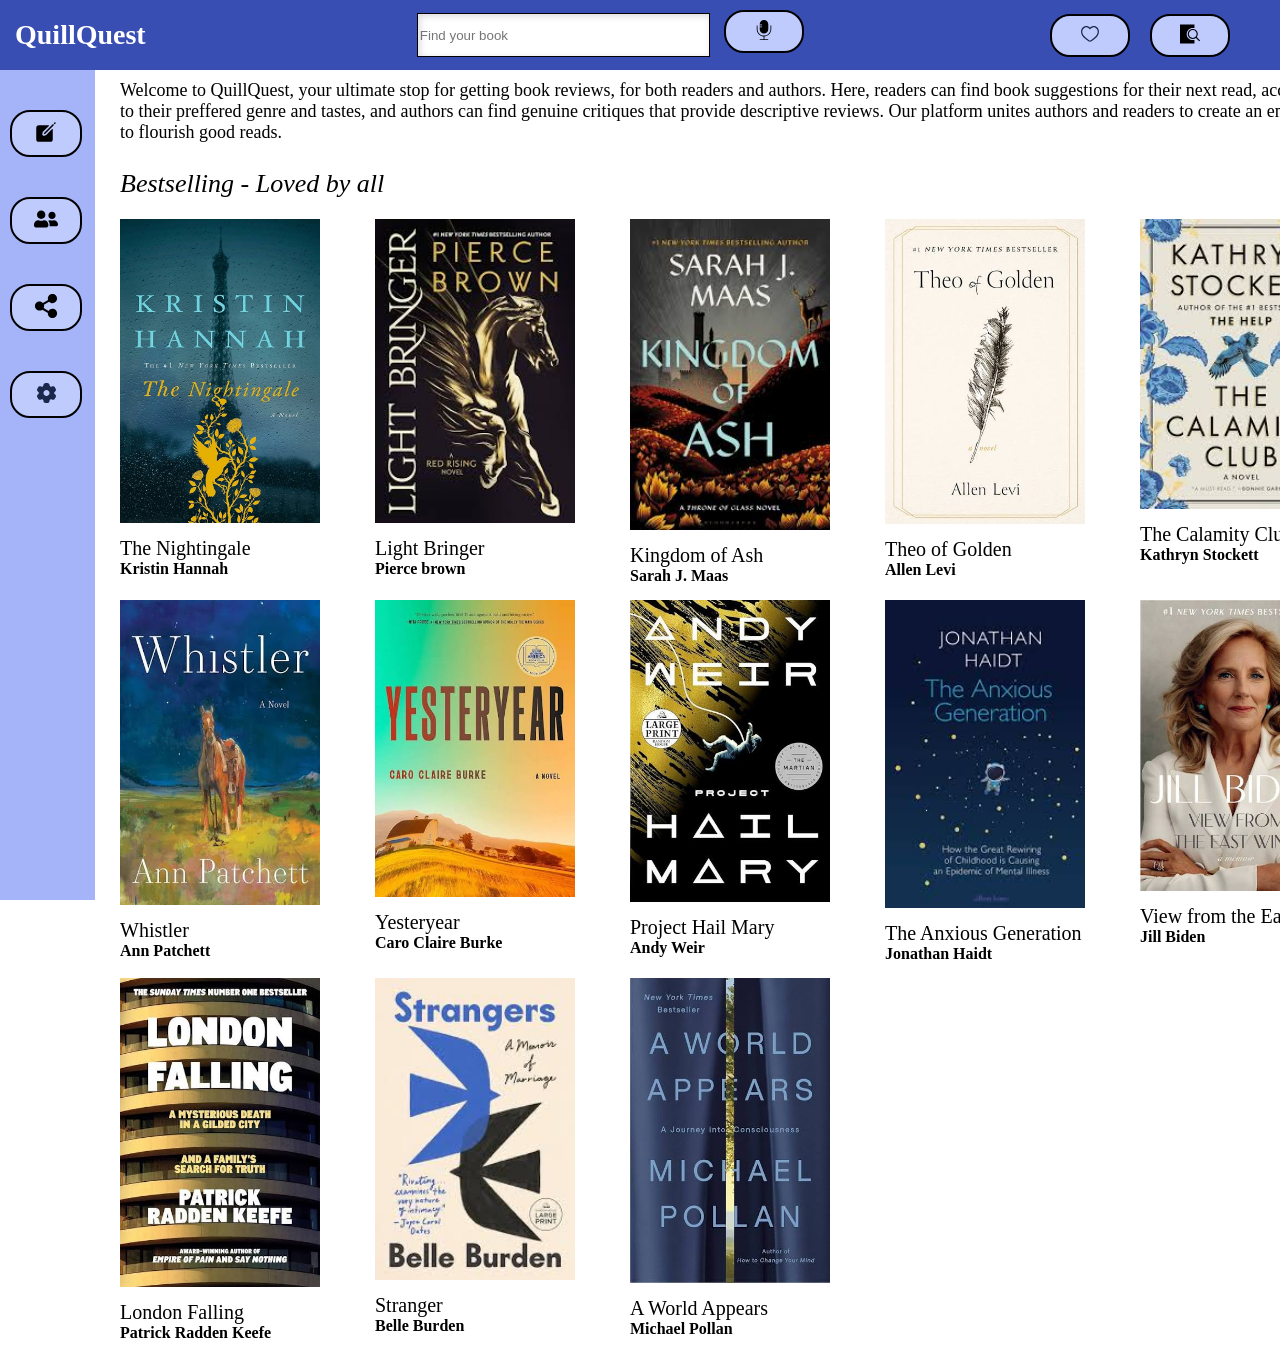
<file: index.html>
<!DOCTYPE html>
<html>

<head>
  <title>QuillQuest-Your reading advisor</title>
  <link rel="stylesheet" href="quillquest.css">
</head>

<body>
  <div class="header">
    <div>
      <p class="name">QuillQuest</p>
    </div>
    <div class="searchbooks">
      <input class="search" type="text" placeholder="Find your book">
      <button class="voicesearch">
        <img src="voice-microphone-svgrepo-com.svg" class="mic">
      </button>
    </div>
    <div class="accessibility">
      <button class="wishlist">
        <img src="heart-svgrepo-com.svg" class="wished">
      </button>
      <button class="reviewed">
        <img src="review-screen-svgrepo-com.svg" class="review">
      </button>
    </div>
  </div>
  <div class="sidebar">
    <div>
      <button class="buttons">
        <img src="create-svgrepo-com.svg" class="writeReview">
      </button>
    </div>
    <div>
      <button class="buttons">
        <img src="user-friends-svgrepo-com.svg" class="user">
      </button>
    </div>
    <div>
      <button class="buttons">
        <img src="share-svgrepo-com.svg" class="share">
      </button>
    </div>
    <div>
      <button class="buttons">
        <img src="settings-svgrepo-com.svg" class="settings">
      </button>
    </div>
  </div>
  <p class="intro">Welcome to QuillQuest, your ultimate stop for getting book reviews, for both readers and authors.
    Here, readers can find book suggestions for their next read, according <br> to their preffered genre and tastes, and
    authors can find genuine critiques that provide descriptive reviews. Our platform unites authors and readers to
    create an environment <br> to flourish good reads.</p>

  <p class="h1">Bestselling - Loved by all</p>
  <div class="listgrid">
    <div id="openbookpage1" style="cursor: pointer;">
      <img class="cover" src="t1.jpg">
      <text class="bookname">The Nightingale</text>
      <text class="authorname">Kristin Hannah</text>
    </div>
    <div id="openbookpage2" style="cursor: pointer;">
      <img class="cover" src="t2.jpg">
      <text class="bookname">Light Bringer</text>
      <text class="authorname">Pierce brown</text>
    </div>
    <div>
      <img class="cover" src="t3.jpg">
      <text class="bookname">Kingdom of Ash</text>
      <text class="authorname">Sarah J. Maas</text>
    </div>
    <div>
      <img class="cover" src="t4.jpg">
      <text class="bookname">Theo of Golden</text>
      <text class="authorname">Allen Levi</text>
    </div>
    <div>
      <img class="cover" src="t5.jpg">
      <text class="bookname">The Calamity Club</text>
      <text class="authorname">Kathryn Stockett</text>
    </div>
    <div>
      <img class="cover" src="t6.jpg">
      <text class="bookname">Whistler</text>
      <text class="authorname">Ann Patchett</text>
    </div>
    <div>
      <img class="cover" src="t7.jpg">
      <text class="bookname">Yesteryear</text>
      <text class="authorname">Caro Claire Burke</text>
    </div>
    <div>
      <img class="cover" src="t8.jpg">
      <text class="bookname">Project Hail Mary</text>
      <text class="authorname">Andy Weir</text>
    </div>
    <div>
      <img class="cover" src="t9.jpg">
      <text class="bookname">The Anxious Generation</text>
      <text class="authorname">Jonathan Haidt</text>
    </div>
    <div>
      <img class="cover" src="t10.jpg">
      <text class="bookname">View from the East Wing</text>
      <text class="authorname">Jill Biden</text>
    </div>
    <div>
      <img class="cover" src="t11.jpg">
      <text class="bookname">London Falling</text>
      <text class="authorname">Patrick Radden Keefe</text>
    </div>
    <div>
      <img class="cover" src="t12.jpg">
      <text class="bookname">Stranger</text>
      <text class="authorname">Belle Burden</text>
    </div>
    <div>
      <img class="cover" src="t13.jpg">
      <text class="bookname">A World Appears</text>
      <text class="authorname">Michael Pollan</text>
    </div>
  </div>
  <script>
    document.getElementById("openbookpage1").addEventListener("click", () => { window.location.href = "theNightingale-quillquest.html" });

    document.getElementById("openbookpage2").addEventListener("click", () => { window.location.href = "lightBringer-quillquest.html" });
  </script>
</body>

</html>
</file>
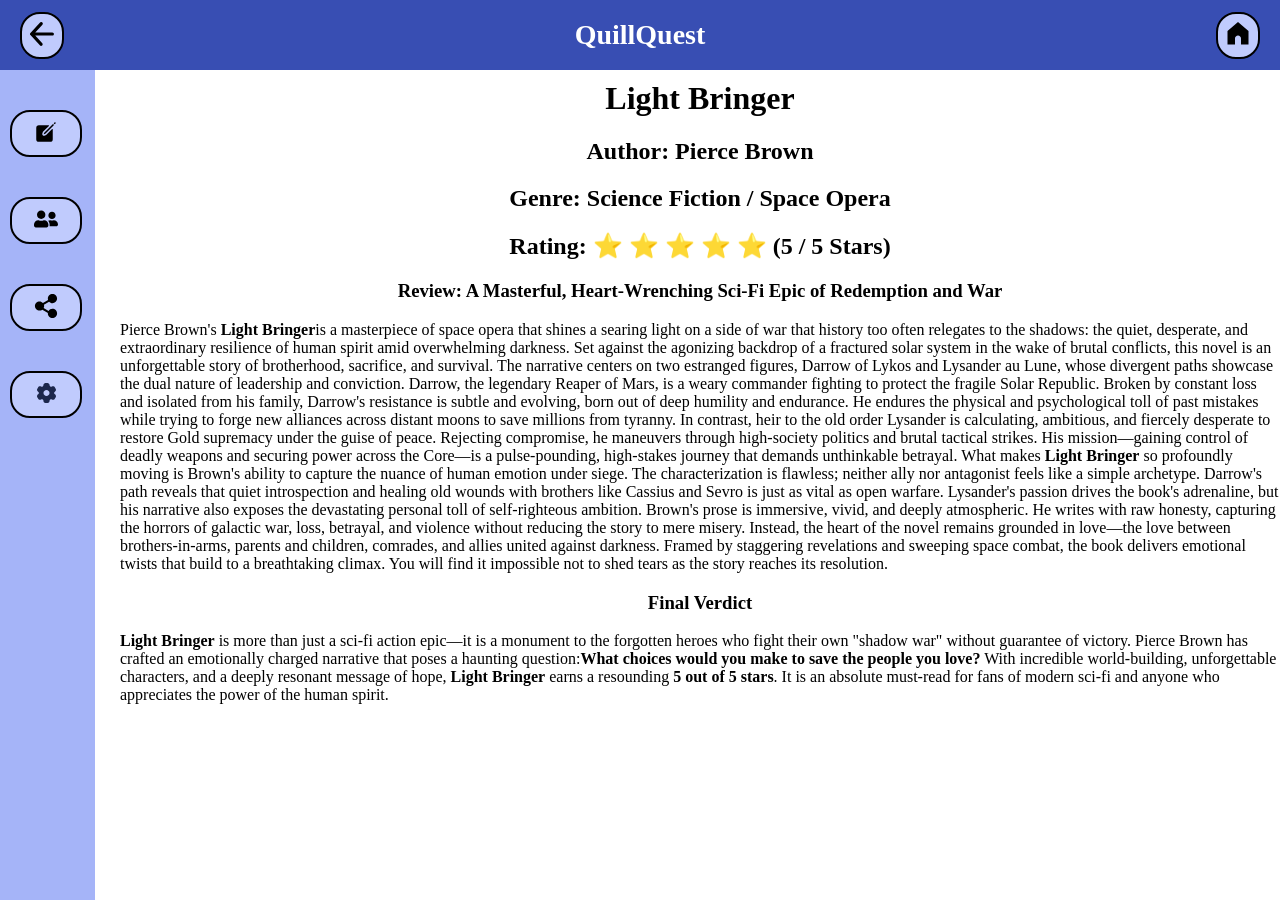
<file: lightBringer-quillquest.html>
<!DOCTYPE html>
<html>

<head>
    <title>Light Bringer QuillQuest Review</title>
    <style>
        body {
            margin: 0;
            margin-top: 80px;
            margin-left: 120px;
        }

        .name {
            font-size: 28px;
            font-weight: bold;
            margin: 15px;
            color: white;
        }

        .header {
            position: fixed;
            top: 0;
            right: 0;
            left: 0;
            height: 70px;
            background-color: rgb(56, 78, 179);
            display: flex;
            flex-direction: horizontal;
            justify-content: space-between;
            align-items: center;
        }

        .back,
        .home {
            height: 24px;
        }

        .headerbutton1,
        .headerbutton2 {
            padding: 8px;
            border-radius: 20px;
            border-style: solid;
            border-width: 2px;
            border-color: rgb(0, 0, 0);
            background-color: rgb(192, 203, 253);
        }

        .headerbutton1 {
            margin-left: 20px;
        }

        .headerbutton2 {
            margin-right: 20px;
        }

        .heading {
            text-align: center;
        }

        .sidebar {
            position: fixed;
            top: 70px;
            left: 0;
            width: 95px;
            bottom: 0;
            background-color: rgb(165, 180, 248);
            justify-content: space-between;
        }

        .buttons {
            padding: 8px;
            border-radius: 20px;
            border-style: solid;
            border-width: 2px;
            border-color: rgb(0, 0, 0);
            background-color: rgb(192, 203, 253);
            margin-top: 40px;
            margin-left: 10px;
        }

        .writeReview,
        .user,
        .share,
        .settings {
            height: 24px;
            padding-left: 14px;
            padding-right: 14px;
        }
    </style>
</head>

<body>
    <div class="header">
        <div>
            <button type="button" onclick="history.back()" class="headerbutton1">
                <img src="back-svgrepo-com.svg" class="back">
            </button>
        </div>
        <div>
            <p class="name">QuillQuest</p>
        </div>
        <div>
            <button id="nav-btn" class="headerbutton2">
                <img src="home-svgrepo-com.svg" class="home">
            </button>
        </div>
    </div>
    <div class="sidebar">
        <div>
            <button class="buttons">
                <img src="create-svgrepo-com.svg" class="writeReview">
            </button>
        </div>
        <div>
            <button class="buttons">
                <img src="user-friends-svgrepo-com.svg" class="user">
            </button>
        </div>
        <div>
            <button class="buttons">
                <img src="share-svgrepo-com.svg" class="share">
            </button>
        </div>
        <div>
            <button class="buttons">
                <img src="settings-svgrepo-com.svg" class="settings">
            </button>
        </div>
    </div>
    <h1 class="heading">
        Light Bringer
    </h1>
    <h2 class="heading">
        Author: Pierce Brown
    </h2>
    <h2 class="heading">
        Genre: Science Fiction / Space Opera
    </h2>
    <h2 class="heading">
        Rating: &#11088; &#11088; &#11088; &#11088; &#11088; (5 / 5 Stars)
    </h2>

    <h3 class="heading">
        Review: A Masterful, Heart-Wrenching Sci-Fi Epic of Redemption and War
    </h3>
    <p>
        Pierce Brown&apos;s <strong>Light Bringer</strong>is a masterpiece of space opera that shines a searing light on
        a side of war
        that history
        too often relegates to the shadows: the quiet, desperate, and extraordinary resilience of human spirit amid
        overwhelming
        darkness. Set against the agonizing backdrop of a fractured solar system in the wake of brutal conflicts, this
        novel is
        an unforgettable story of brotherhood, sacrifice, and survival.

        The narrative centers on two estranged figures, Darrow of Lykos and Lysander au Lune, whose divergent paths
        showcase the
        dual nature of leadership and conviction. Darrow, the legendary Reaper of Mars, is a weary commander fighting to
        protect
        the fragile Solar Republic. Broken by constant loss and isolated from his family, Darrow's resistance is subtle
        and
        evolving, born out of deep humility and endurance. He endures the physical and psychological toll of past
        mistakes while
        trying to forge new alliances across distant moons to save millions from tyranny.

        In contrast, heir to the old order Lysander is calculating, ambitious, and fiercely desperate to restore Gold
        supremacy
        under the guise of peace. Rejecting compromise, he maneuvers through high-society politics and brutal tactical
        strikes.
        His mission—gaining control of deadly weapons and securing power across the Core—is a pulse-pounding,
        high-stakes
        journey that demands unthinkable betrayal.

        What makes <strong>Light Bringer</strong> so profoundly moving is Brown&apos;s ability to capture the nuance of
        human emotion
        under siege.
        The characterization is flawless; neither ally nor antagonist feels like a simple archetype. Darrow&apos;s path
        reveals that
        quiet introspection and healing old wounds with brothers like Cassius and Sevro is just as vital as open
        warfare.
        Lysander&apos;s passion drives the book&apos;s adrenaline, but his narrative also exposes the devastating
        personal toll of
        self-righteous ambition.

        Brown&apos;s prose is immersive, vivid, and deeply atmospheric. He writes with raw honesty, capturing the
        horrors of galactic
        war, loss, betrayal, and violence without reducing the story to mere misery. Instead, the heart of the novel
        remains
        grounded in love—the love between brothers-in-arms, parents and children, comrades, and allies united against
        darkness.

        Framed by staggering revelations and sweeping space combat, the book delivers emotional twists that build to a
        breathtaking climax. You will find it impossible not to shed tears as the story reaches its resolution.
    </p>
    <h3 class="heading">
        Final Verdict
    </h3>
    <p>
        <strong>Light Bringer</strong> is more than just a sci-fi action epic—it is a monument to the forgotten heroes
        who fight their own
        "shadow war" without guarantee of victory. Pierce Brown has crafted an emotionally charged narrative that poses
        a
        haunting question:<strong>What choices would you make to save the people you love?</strong>

        With incredible world-building, unforgettable characters, and a deeply resonant message of hope,
        <strong>Light Bringer</strong> earns a resounding <strong>5 out of 5 stars</strong>. It is an absolute must-read
        for fans of modern sci-fi and anyone who appreciates the power of the human spirit.
    </p>
    <script>
        document.getElementById("nav-btn").addEventListener("click", () => { window.location.href = "QuillQuest.html" });
    </script>
</body>

</html>
</file>
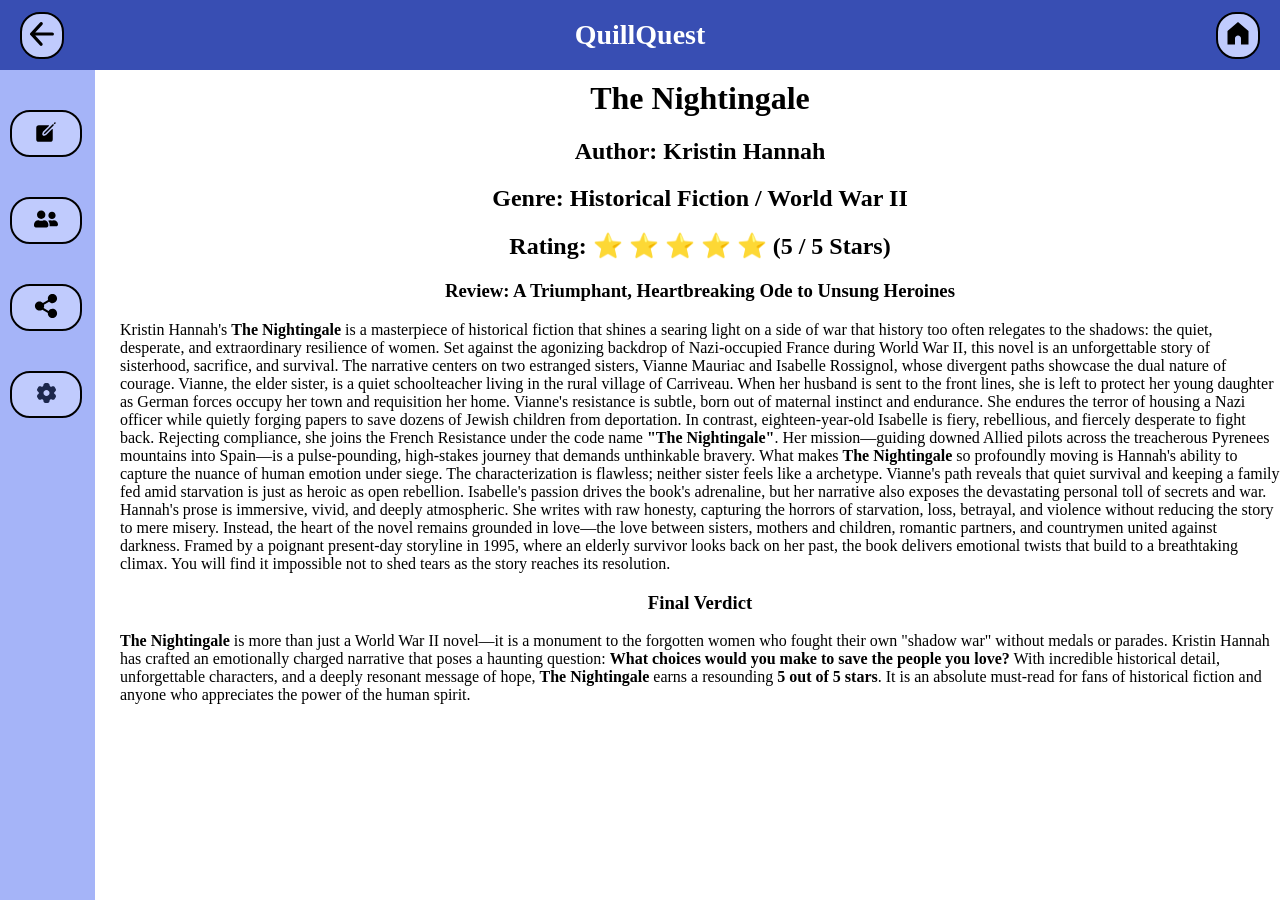
<file: theNightingale-quillquest.html>
<!DOCTYPE html>
<html>

<head>
  <title>The Nightingale QuillQuest Review</title>
  <style>
    body {
      margin: 0;
      margin-top: 80px;
      margin-left: 120px;
    }

    .name {
      font-size: 28px;
      font-weight: bold;
      margin: 15px;
      color: white;
    }

    .header {
      position: fixed;
      top: 0;
      right: 0;
      left: 0;
      height: 70px;
      background-color: rgb(56, 78, 179);
      display: flex;
      flex-direction: horizontal;
      justify-content: space-between;
      align-items: center;
    }

    .back,
    .home {
      height: 24px;
    }

    .headerbutton1,
    .headerbutton2 {
      padding: 8px;
      border-radius: 20px;
      border-style: solid;
      border-width: 2px;
      border-color: rgb(0, 0, 0);
      background-color: rgb(192, 203, 253);
    }

    .headerbutton1 {
      margin-left: 20px;
    }

    .headerbutton2 {
      margin-right: 20px;
    }

    .heading {
      text-align: center;
    }

    .sidebar {
      position: fixed;
      top: 70px;
      left: 0;
      width: 95px;
      bottom: 0;
      background-color: rgb(165, 180, 248);
      justify-content: space-between;
    }

    .buttons {
      padding: 8px;
      border-radius: 20px;
      border-style: solid;
      border-width: 2px;
      border-color: rgb(0, 0, 0);
      background-color: rgb(192, 203, 253);
      margin-top: 40px;
      margin-left: 10px;
    }

    .writeReview,
    .user,
    .share,
    .settings {
      height: 24px;
      padding-left: 14px;
      padding-right: 14px;
    }
  </style>
</head>

<body>
  <div class="header">
    <div>
      <button type="button" onclick="history.back()" class="headerbutton1">
        <img src="back-svgrepo-com.svg" class="back">
      </button>
    </div>
    <div>
      <p class="name">QuillQuest</p>
    </div>
    <div>
      <button id="nav-btn" class="headerbutton2">
        <img src="home-svgrepo-com.svg" class="home">
      </button>
    </div>
  </div>
  <div class="sidebar">
    <div>
      <button class="buttons">
        <img src="create-svgrepo-com.svg" class="writeReview">
      </button>
    </div>
    <div>
      <button class="buttons">
        <img src="user-friends-svgrepo-com.svg" class="user">
      </button>
    </div>
    <div>
      <button class="buttons">
        <img src="share-svgrepo-com.svg" class="share">
      </button>
    </div>
    <div>
      <button class="buttons">
        <img src="settings-svgrepo-com.svg" class="settings">
      </button>
    </div>
  </div>
  <h1 class="heading">
    The Nightingale
  </h1>
  <h2 class="heading">
    Author: Kristin Hannah
  </h2>
  <h2 class="heading">
    Genre: Historical Fiction / World War II
  </h2>
  <h2 class="heading">
    Rating: &#11088; &#11088; &#11088; &#11088; &#11088; (5 / 5 Stars)
  </h2>

  <h3 class="heading">
    Review: A Triumphant, Heartbreaking Ode to Unsung Heroines
  </h3>
  <p>
    Kristin Hannah&apos;s <strong>The Nightingale</strong> is a masterpiece of historical fiction that shines a
    searing light on a
    side of war that history too often relegates to the shadows: the quiet, desperate, and extraordinary resilience
    of women. Set against the agonizing backdrop of Nazi-occupied France during World War II, this novel is an
    unforgettable story of sisterhood, sacrifice, and survival.

    The narrative centers on two estranged sisters, Vianne Mauriac and Isabelle Rossignol, whose divergent paths
    showcase the dual nature of courage. Vianne, the elder sister, is a quiet schoolteacher living in the rural
    village of Carriveau. When her husband is sent to the front lines, she is left to protect her young daughter as
    German forces occupy her town and requisition her home. Vianne&apos;s resistance is subtle, born out of maternal
    instinct and endurance. She endures the terror of housing a Nazi officer while quietly forging papers to save
    dozens of Jewish children from deportation.

    In contrast, eighteen-year-old Isabelle is fiery, rebellious, and fiercely desperate to fight back. Rejecting
    compliance, she joins the French Resistance under the code name <strong>"The Nightingale"</strong>. Her
    mission—guiding downed
    Allied pilots across the treacherous Pyrenees mountains into Spain—is a pulse-pounding, high-stakes journey that
    demands unthinkable bravery.

    What makes <strong>The Nightingale</strong> so profoundly moving is Hannah&apos;s ability to capture the nuance
    of human
    emotion under siege. The characterization is flawless; neither sister feels like a archetype. Vianne&apos;s path
    reveals that quiet survival and keeping a family fed amid starvation is just as heroic as open rebellion.
    Isabelle&apos;s passion drives the book&apos;s adrenaline, but her narrative also exposes the devastating
    personal toll of secrets and war.

    Hannah&apos;s prose is immersive, vivid, and deeply atmospheric. She writes with raw honesty, capturing the
    horrors of starvation, loss, betrayal, and violence without reducing the story to mere misery. Instead, the
    heart of the novel remains grounded in love—the love between sisters, mothers and children, romantic partners,
    and countrymen united against darkness.

    Framed by a poignant present-day storyline in 1995, where an elderly survivor looks back on her past, the book
    delivers emotional twists that build to a breathtaking climax. You will find it impossible not to shed tears as
    the story reaches its resolution.
  </p>
  <h3 class="heading">
    Final Verdict
  </h3>
  <p>
    <strong>The Nightingale</strong> is more than just a World War II novel—it is a monument to the forgotten women
    who fought
    their own "shadow war" without medals or parades. Kristin Hannah has crafted an emotionally charged narrative
    that poses a haunting question: <strong>What choices would you make to save the people you love?</strong>

    With incredible historical detail, unforgettable characters, and a deeply resonant message of hope, <strong>The
      Nightingale</strong> earns a resounding <strong>5 out of 5 stars</strong>. It is an absolute must-read for
    fans of historical fiction
    and anyone who appreciates the power of the human spirit.
  </p>
  <script>
    document.getElementById("nav-btn").addEventListener("click", () => { window.location.href = "QuillQuest.html" });
  </script>
</body>

</html>
</file>
<file: quillquest.css>
body {
  margin: 0;
  margin-top: 80px;
  margin-left: 120px;
}

.name {
  font-size: 28px;
  font-weight: bold;
  margin: 15px;
  color: white;
}

.header {
  position: fixed;
  top: 0;
  right: 0;
  left: 0;
  height: 70px;
  background-color: rgb(56, 78, 179);
  display: flex;
  flex-direction: horizontal;
  justify-content: space-between;
  align-items: center;
}

.sidebar {
  position: fixed;
  top: 70px;
  left: 0;
  width: 95px;
  bottom: 0;
  background-color: rgb(165, 180, 248);
  justify-content: space-between;
}

.h1 {
  font-style: italic;
  font-size: 26px;
  margin-bottom: 20px;
  font-family: 'Times New Roman', Times, serif;
}

.cover {
  width: 200px;
  margin-right: 40px;
  margin-bottom: 10px;
}

.search {
  margin: 10px;
  height: 40px;
  margin-left: 1flex;
  padding-right: 120px;
  box-shadow: inset 2px 2px 7px rgba(0, 0, 0, 0.15);
  border-style: solid;
  border-width: 1px;
  border-color: rgb(0, 0, 0);
}

.listgrid {
  display: grid;
  grid-template-columns: 255px 255px 255px 255px 255px;
}

.intro {
  font-size: 18px;
  white-space: nowrap;
}

.bookname {
  display: block;
  font-size: 20px;
}

.authorname {
  font-size: 16px;
  font-weight: bold;
  display: block;
  margin-bottom: 15px;
}

.wishlist,
.voicesearch,
.reviewed {
  padding: 8px;
  border-radius: 20px;
  border-style: solid;
  border-width: 2px;
  border-color: rgb(0, 0, 0);
  background-color: rgb(192, 203, 253);
}

.mic,
.review,
.wished {
  height: 20px;
  padding-left: 20px;
  padding-right: 20px;
}

.reviewed {
  margin-right: 50px;
}

.wishlist {
  margin-right: 16px;
}

.buttons {
  padding: 8px;
  border-radius: 20px;
  border-style: solid;
  border-width: 2px;
  border-color: rgb(0, 0, 0);
  background-color: rgb(192, 203, 253);
  margin-top: 40px;
  margin-left: 10px;
}

.writeReview,
.user,
.share,
.settings {
  height: 24px;
  padding-left: 14px;
  padding-right: 14px;
}
</file>
